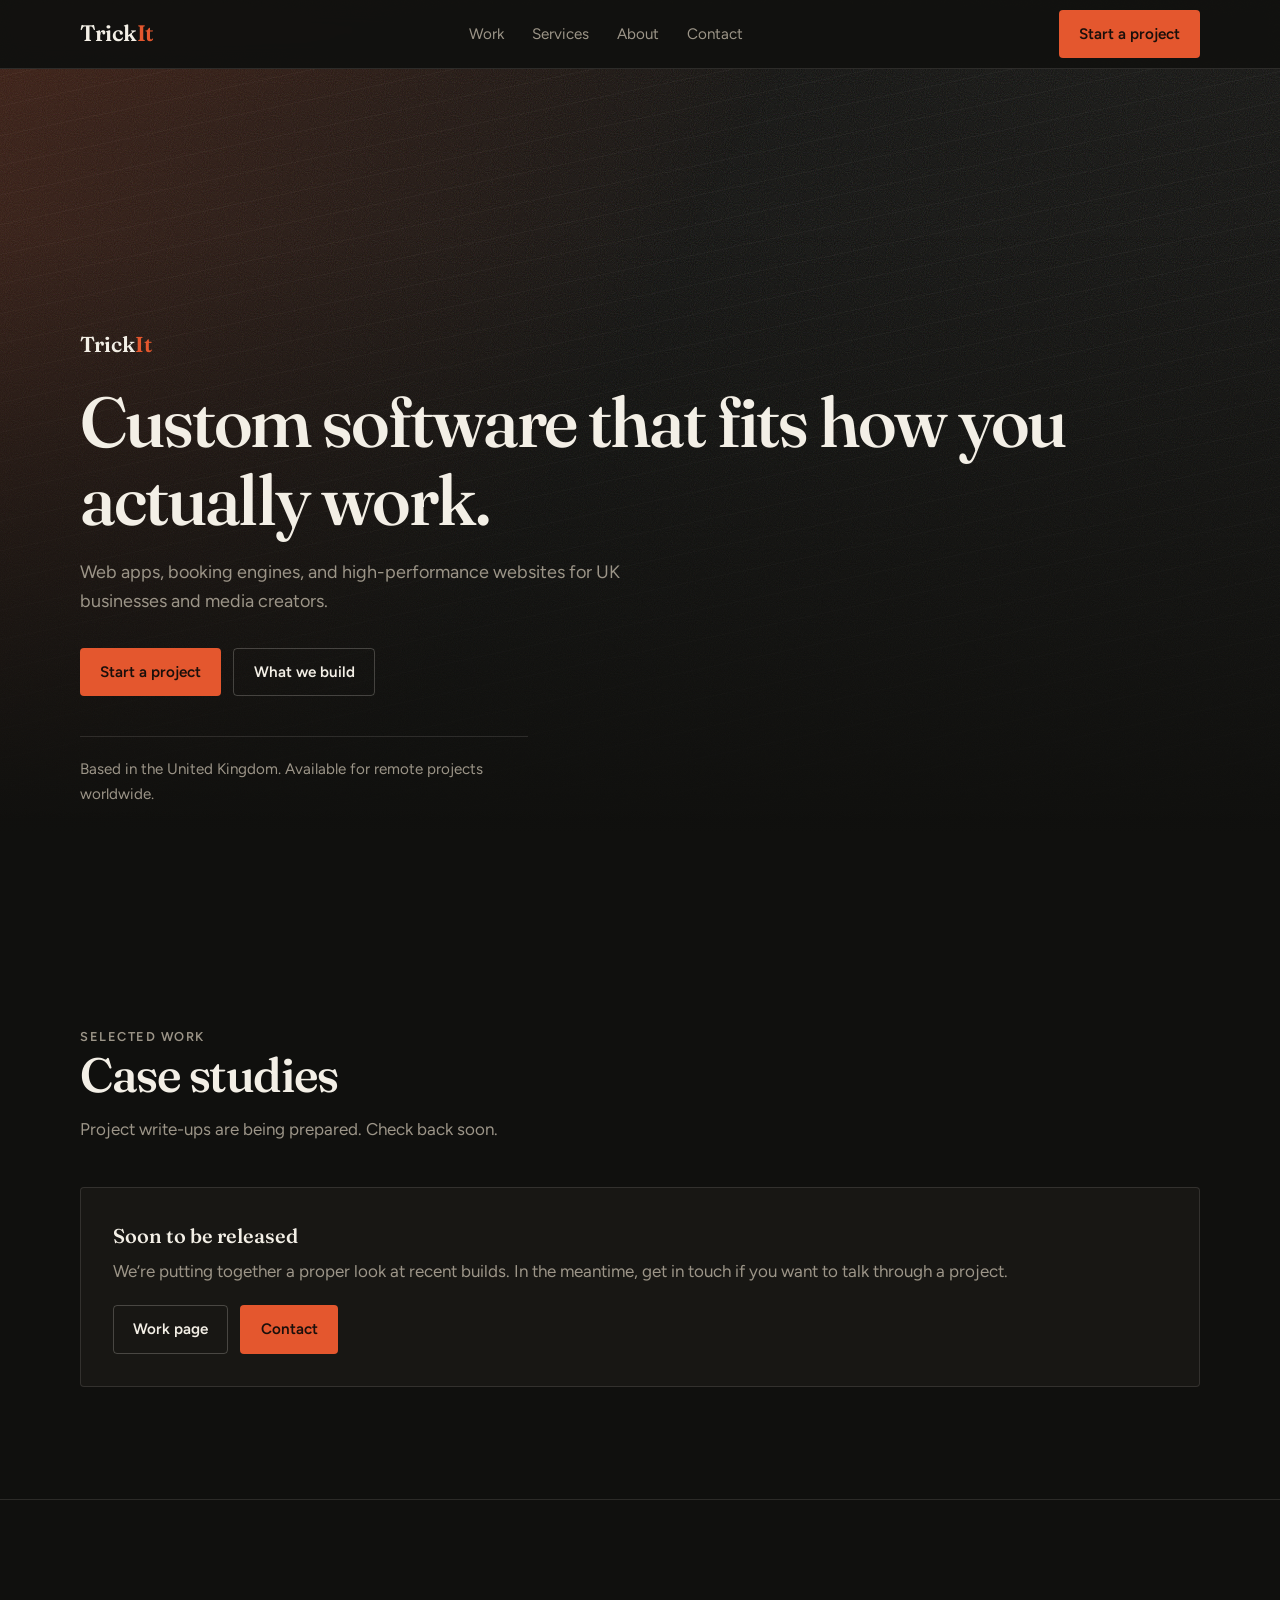
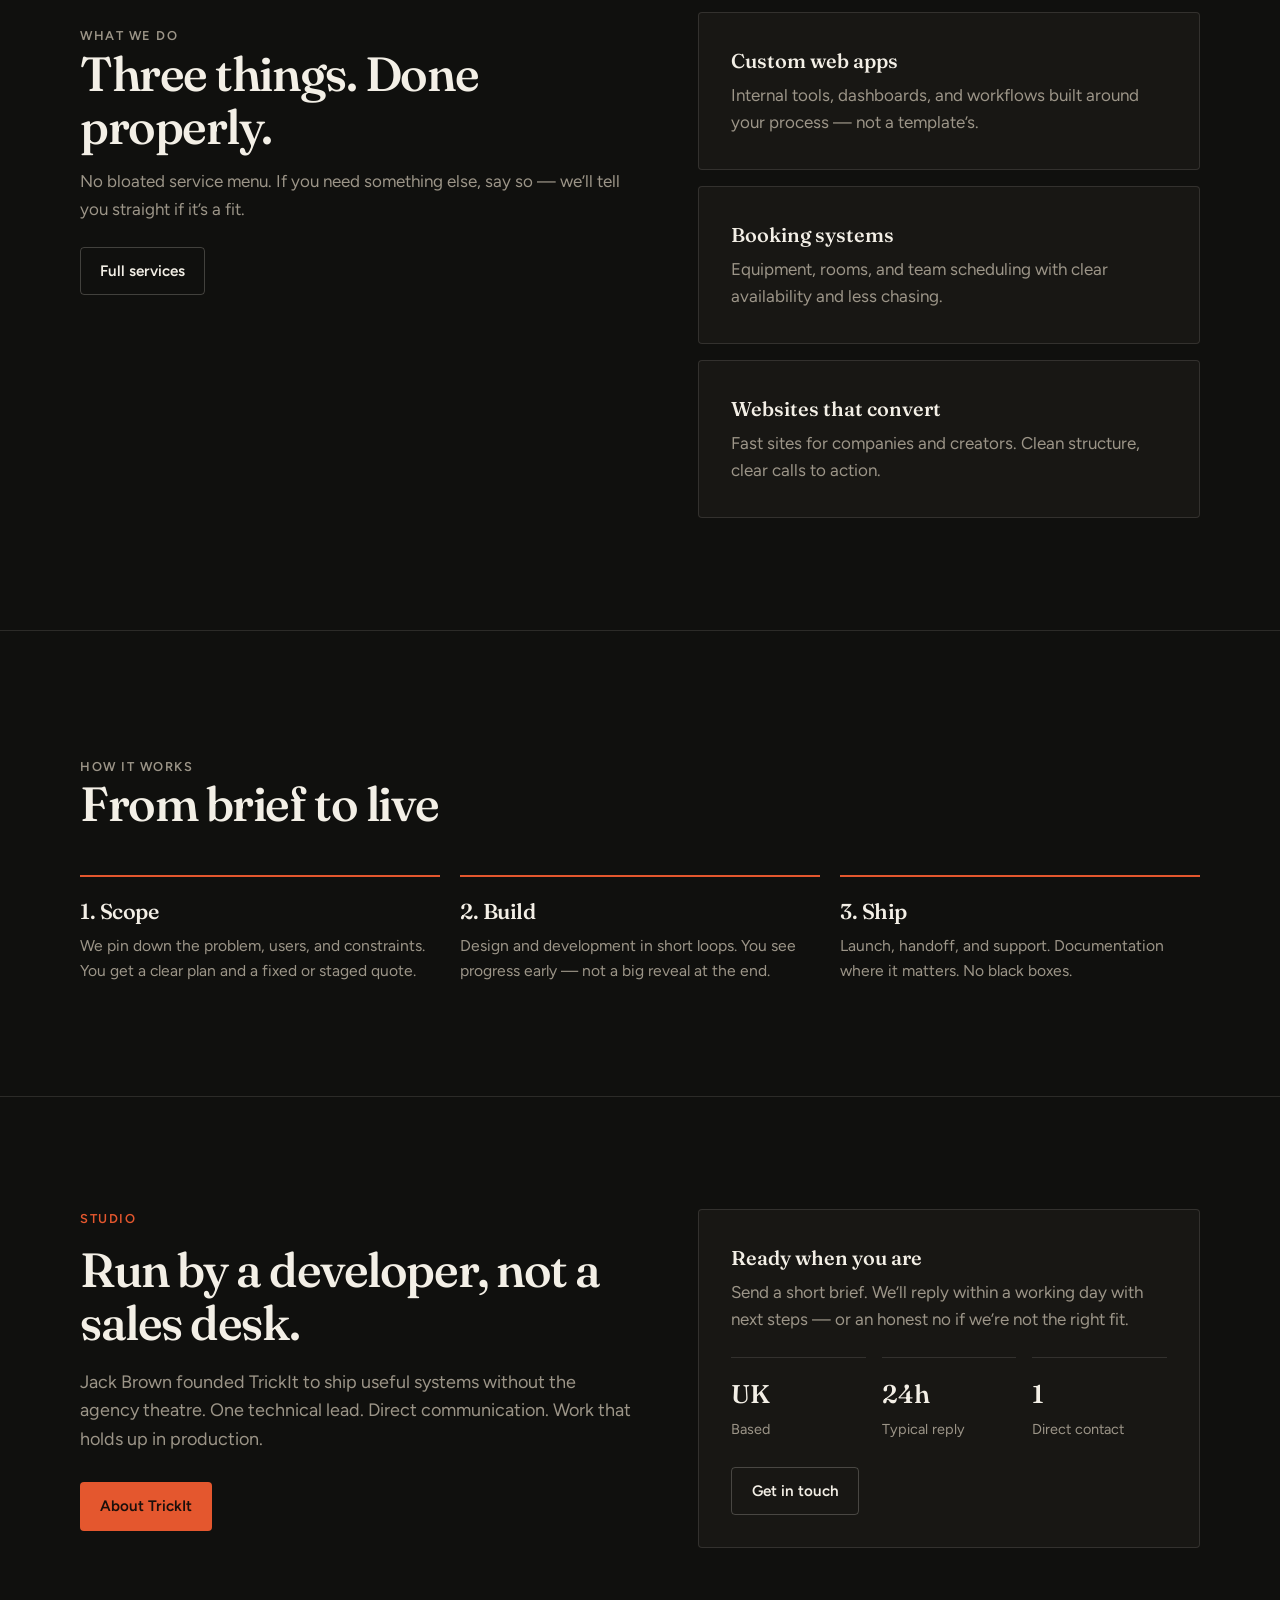
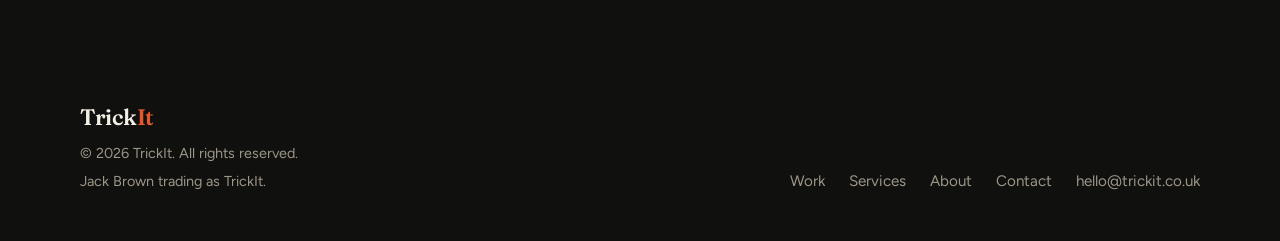
<file: index.html>
<!DOCTYPE html>
<html lang="en-GB">
<head>
  <meta charset="UTF-8" />
  <meta name="viewport" content="width=device-width, initial-scale=1.0" />
  <title>TrickIt — Web apps, booking systems & websites</title>
  <meta name="description" content="TrickIt is a UK studio building custom web apps, booking engines, and websites for businesses and creators." />
  <meta name="theme-color" content="#10100e" />
  <link rel="preconnect" href="https://fonts.googleapis.com" />
  <link rel="preconnect" href="https://fonts.gstatic.com" crossorigin />
  <link href="https://fonts.googleapis.com/css2?family=Figtree:wght@400;500;600;700&family=Fraunces:opsz,wght@9..144,500;9..144,600&display=swap" rel="stylesheet" />
  <link rel="stylesheet" href="css/styles.css" />
</head>
<body>
  <div class="site">
    <header class="site-header">
      <div class="container nav-row">
        <a class="logo" href="index.html">Trick<span>It</span></a>
        <nav class="nav-desktop" data-nav aria-label="Primary">
          <a href="work.html">Work</a>
          <a href="services.html">Services</a>
          <a href="about.html">About</a>
          <a href="contact.html">Contact</a>
        </nav>
        <div class="nav-actions">
          <a class="btn btn-primary" href="contact.html">Start a project</a>
          <button class="menu-toggle" type="button" data-menu-toggle aria-expanded="false" aria-controls="mobile-nav" aria-label="Open menu">
            <span></span>
          </button>
        </div>
      </div>
      <div class="container">
        <nav id="mobile-nav" class="nav-mobile" data-mobile-nav data-nav aria-label="Mobile">
          <a href="work.html">Work</a>
          <a href="services.html">Services</a>
          <a href="about.html">About</a>
          <a href="contact.html">Contact</a>
          <a class="btn btn-primary" href="contact.html">Start a project</a>
        </nav>
      </div>
    </header>

    <main>
      <section class="hero">
        <div class="hero-stage" aria-hidden="true"></div>
        <div class="hero-inner">
          <p class="brand-mark reveal">Trick<span>It</span></p>
          <h1 class="reveal reveal-delay-1">Custom software that fits how you actually work.</h1>
          <p class="lede reveal reveal-delay-2">
            Web apps, booking engines, and high-performance websites for UK businesses and media creators.
          </p>
          <div class="hero-actions reveal reveal-delay-2">
            <a class="btn btn-primary" href="contact.html">Start a project</a>
            <a class="btn btn-secondary" href="services.html">What we build</a>
          </div>
          <p class="hero-meta reveal">Based in the United Kingdom. Available for remote projects worldwide.</p>
        </div>
      </section>

      <section class="section">
        <div class="container">
          <div class="section-head reveal">
            <p class="eyebrow">Selected work</p>
            <h2>Case studies</h2>
            <p>Project write-ups are being prepared. Check back soon.</p>
          </div>

          <div class="panel reveal">
            <strong>Soon to be released</strong>
            <p>We’re putting together a proper look at recent builds. In the meantime, get in touch if you want to talk through a project.</p>
            <p style="margin-top:1.25rem">
              <a class="btn btn-secondary" href="work.html">Work page</a>
              <a class="btn btn-primary" href="contact.html" style="margin-left:0.5rem">Contact</a>
            </p>
          </div>
        </div>
      </section>

      <section class="section">
        <div class="container split split-2">
          <div class="section-head mt-0 reveal">
            <p class="eyebrow">What we do</p>
            <h2>Three things. Done properly.</h2>
            <p>No bloated service menu. If you need something else, say so — we’ll tell you straight if it’s a fit.</p>
            <p style="margin-top:1.5rem"><a class="btn btn-secondary" href="services.html">Full services</a></p>
          </div>
          <div class="stack reveal reveal-delay-1">
            <div class="panel">
              <strong>Custom web apps</strong>
              <p>Internal tools, dashboards, and workflows built around your process — not a template’s.</p>
            </div>
            <div class="panel">
              <strong>Booking systems</strong>
              <p>Equipment, rooms, and team scheduling with clear availability and less chasing.</p>
            </div>
            <div class="panel">
              <strong>Websites that convert</strong>
              <p>Fast sites for companies and creators. Clean structure, clear calls to action.</p>
            </div>
          </div>
        </div>
      </section>

      <section class="section">
        <div class="container">
          <div class="section-head reveal">
            <p class="eyebrow">How it works</p>
            <h2>From brief to live</h2>
          </div>
          <div class="process">
            <article class="reveal">
              <h3>1. Scope</h3>
              <p>We pin down the problem, users, and constraints. You get a clear plan and a fixed or staged quote.</p>
            </article>
            <article class="reveal reveal-delay-1">
              <h3>2. Build</h3>
              <p>Design and development in short loops. You see progress early — not a big reveal at the end.</p>
            </article>
            <article class="reveal reveal-delay-2">
              <h3>3. Ship</h3>
              <p>Launch, handoff, and support. Documentation where it matters. No black boxes.</p>
            </article>
          </div>
        </div>
      </section>

      <section class="section" style="border-bottom:none">
        <div class="container split split-2">
          <div class="reveal">
            <p class="eyebrow">Studio</p>
            <h2>Run by a developer, not a sales desk.</h2>
            <p class="lede">Jack Brown founded TrickIt to ship useful systems without the agency theatre. One technical lead. Direct communication. Work that holds up in production.</p>
            <p style="margin-top:1.75rem">
              <a class="btn btn-primary" href="about.html">About TrickIt</a>
            </p>
          </div>
          <div class="panel reveal reveal-delay-1">
            <strong>Ready when you are</strong>
            <p>Send a short brief. We’ll reply within a working day with next steps — or an honest no if we’re not the right fit.</p>
            <div class="stat-row">
              <div class="stat"><b>UK</b><span>Based</span></div>
              <div class="stat"><b>24h</b><span>Typical reply</span></div>
              <div class="stat"><b>1</b><span>Direct contact</span></div>
            </div>
            <p style="margin-top:1.5rem"><a class="btn btn-secondary" href="contact.html">Get in touch</a></p>
          </div>
        </div>
      </section>
    </main>

    <footer class="site-footer">
      <div class="container footer-row">
        <div>
          <a class="logo" href="index.html">Trick<span>It</span></a>
          <p class="footer-copy">© 2026 TrickIt. All rights reserved.</p>
          <p class="footer-copy">Jack Brown trading as TrickIt.</p>
        </div>
        <nav class="footer-links" aria-label="Footer">
          <a href="work.html">Work</a>
          <a href="services.html">Services</a>
          <a href="about.html">About</a>
          <a href="contact.html">Contact</a>
          <a href="mailto:hello@trickit.co.uk">hello@trickit.co.uk</a>
        </nav>
      </div>
    </footer>
  </div>
  <script src="js/main.js"></script>
</body>
</html>
</file>
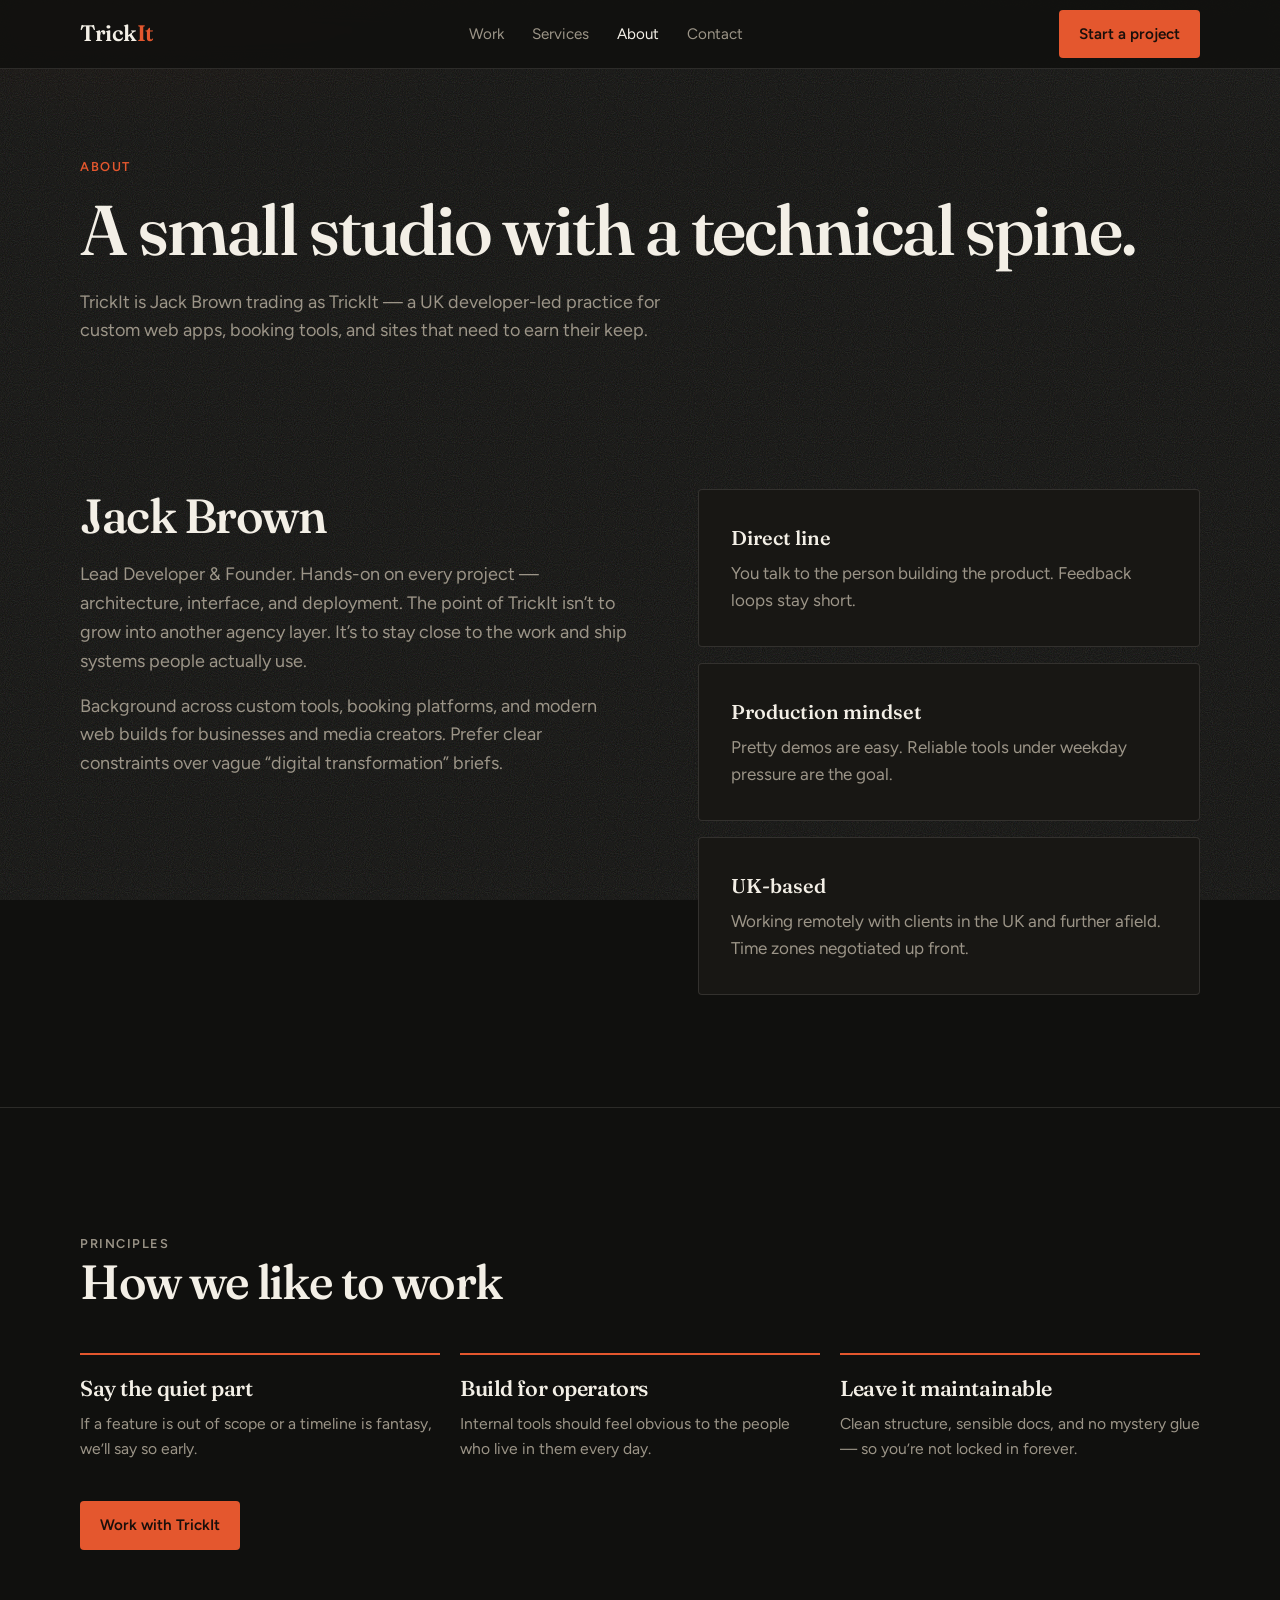
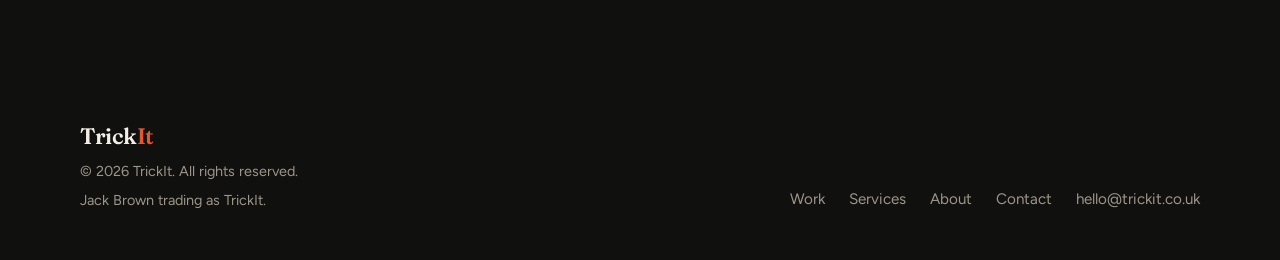
<file: about.html>
<!DOCTYPE html>
<html lang="en-GB">
<head>
  <meta charset="UTF-8" />
  <meta name="viewport" content="width=device-width, initial-scale=1.0" />
  <title>About — TrickIt</title>
  <meta name="description" content="About TrickIt and founder Jack Brown — UK-based lead developer building custom web systems." />
  <meta name="theme-color" content="#10100e" />
  <link rel="preconnect" href="https://fonts.googleapis.com" />
  <link rel="preconnect" href="https://fonts.gstatic.com" crossorigin />
  <link href="https://fonts.googleapis.com/css2?family=Figtree:wght@400;500;600;700&family=Fraunces:opsz,wght@9..144,500;9..144,600&display=swap" rel="stylesheet" />
  <link rel="stylesheet" href="css/styles.css" />
</head>
<body>
  <div class="site">
    <header class="site-header">
      <div class="container nav-row">
        <a class="logo" href="index.html">Trick<span>It</span></a>
        <nav class="nav-desktop" data-nav aria-label="Primary">
          <a href="work.html">Work</a>
          <a href="services.html">Services</a>
          <a href="about.html">About</a>
          <a href="contact.html">Contact</a>
        </nav>
        <div class="nav-actions">
          <a class="btn btn-primary" href="contact.html">Start a project</a>
          <button class="menu-toggle" type="button" data-menu-toggle aria-expanded="false" aria-controls="mobile-nav" aria-label="Open menu">
            <span></span>
          </button>
        </div>
      </div>
      <div class="container">
        <nav id="mobile-nav" class="nav-mobile" data-mobile-nav data-nav aria-label="Mobile">
          <a href="work.html">Work</a>
          <a href="services.html">Services</a>
          <a href="about.html">About</a>
          <a href="contact.html">Contact</a>
          <a class="btn btn-primary" href="contact.html">Start a project</a>
        </nav>
      </div>
    </header>

    <main>
      <section class="page-hero">
        <div class="container reveal">
          <p class="eyebrow">About</p>
          <h1>A small studio with a technical spine.</h1>
          <p class="lede">
            TrickIt is Jack Brown trading as TrickIt — a UK developer-led practice for custom web apps,
            booking tools, and sites that need to earn their keep.
          </p>
        </div>
      </section>

      <section class="section">
        <div class="container split split-2">
          <div class="reveal">
            <h2>Jack Brown</h2>
            <p class="lede" style="max-width:none">
              Lead Developer &amp; Founder. Hands-on on every project — architecture, interface, and deployment.
              The point of TrickIt isn’t to grow into another agency layer. It’s to stay close to the work
              and ship systems people actually use.
            </p>
            <p class="lede" style="max-width:none; margin-top:1rem">
              Background across custom tools, booking platforms, and modern web builds for businesses and media creators.
              Prefer clear constraints over vague “digital transformation” briefs.
            </p>
          </div>
          <div class="stack reveal reveal-delay-1">
            <div class="panel">
              <strong>Direct line</strong>
              <p>You talk to the person building the product. Feedback loops stay short.</p>
            </div>
            <div class="panel">
              <strong>Production mindset</strong>
              <p>Pretty demos are easy. Reliable tools under weekday pressure are the goal.</p>
            </div>
            <div class="panel">
              <strong>UK-based</strong>
              <p>Working remotely with clients in the UK and further afield. Time zones negotiated up front.</p>
            </div>
          </div>
        </div>
      </section>

      <section class="section" style="border-bottom:none">
        <div class="container reveal">
          <div class="section-head">
            <p class="eyebrow">Principles</p>
            <h2>How we like to work</h2>
          </div>
          <div class="process">
            <article>
              <h3>Say the quiet part</h3>
              <p>If a feature is out of scope or a timeline is fantasy, we’ll say so early.</p>
            </article>
            <article>
              <h3>Build for operators</h3>
              <p>Internal tools should feel obvious to the people who live in them every day.</p>
            </article>
            <article>
              <h3>Leave it maintainable</h3>
              <p>Clean structure, sensible docs, and no mystery glue — so you’re not locked in forever.</p>
            </article>
          </div>
          <p style="margin-top:2.5rem">
            <a class="btn btn-primary" href="contact.html">Work with TrickIt</a>
          </p>
        </div>
      </section>
    </main>

    <footer class="site-footer">
      <div class="container footer-row">
        <div>
          <a class="logo" href="index.html">Trick<span>It</span></a>
          <p class="footer-copy">© 2026 TrickIt. All rights reserved.</p>
          <p class="footer-copy">Jack Brown trading as TrickIt.</p>
        </div>
        <nav class="footer-links" aria-label="Footer">
          <a href="work.html">Work</a>
          <a href="services.html">Services</a>
          <a href="about.html">About</a>
          <a href="contact.html">Contact</a>
          <a href="mailto:hello@trickit.co.uk">hello@trickit.co.uk</a>
        </nav>
      </div>
    </footer>
  </div>
  <script src="js/main.js"></script>
</body>
</html>
</file>
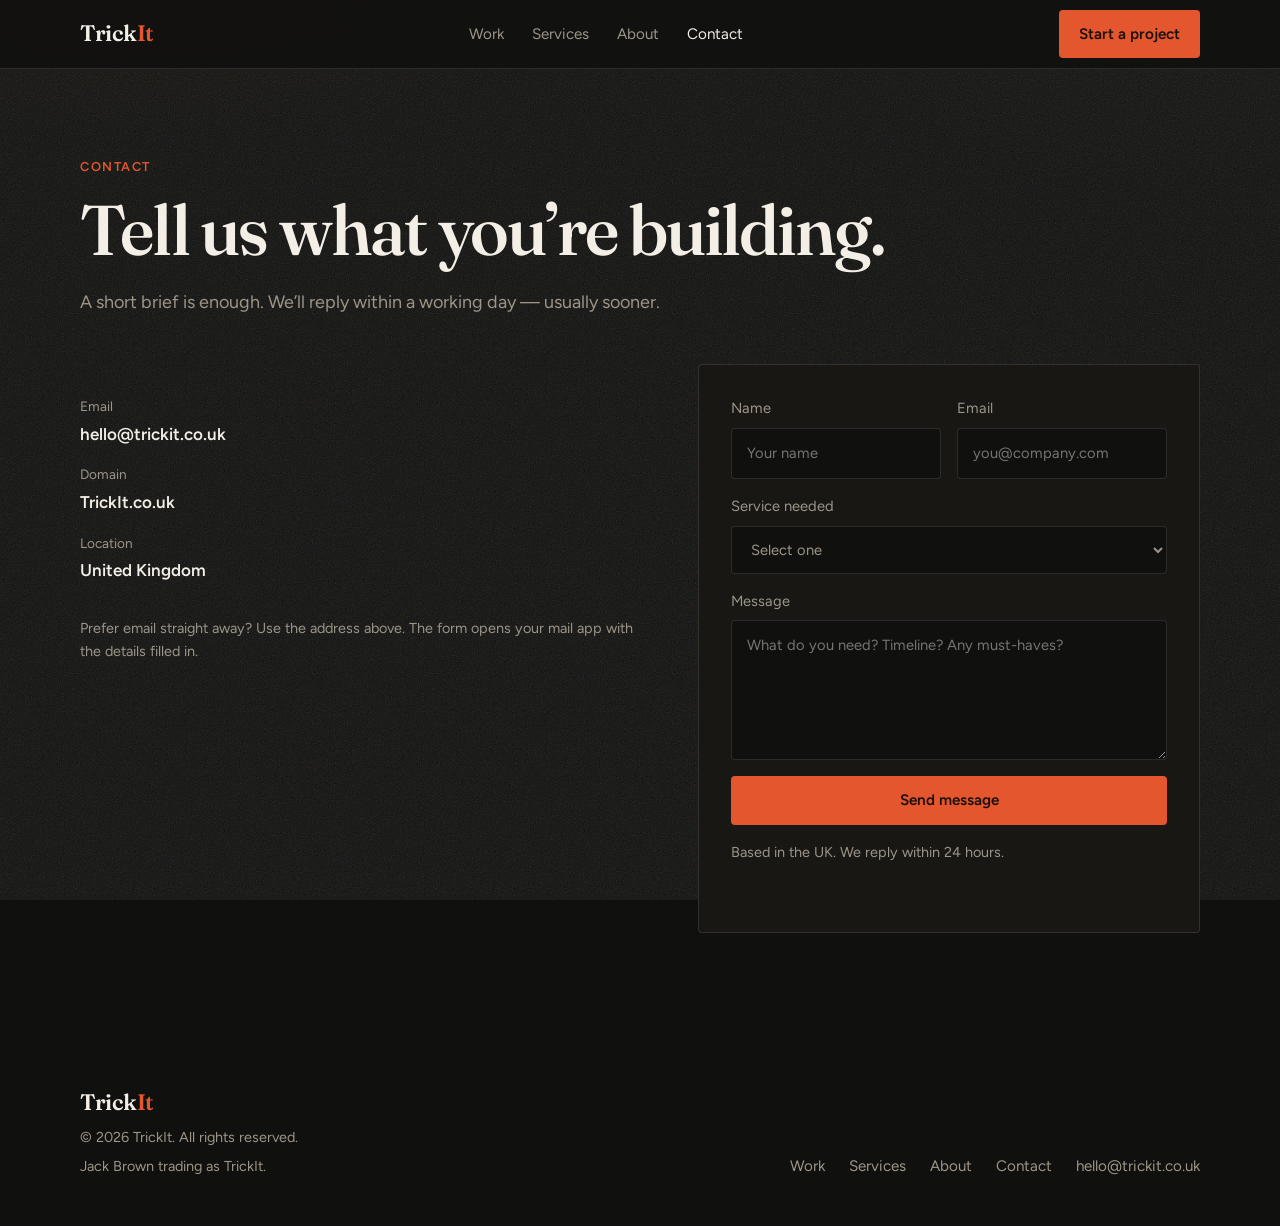
<file: contact.html>
<!DOCTYPE html>
<html lang="en-GB">
<head>
  <meta charset="UTF-8" />
  <meta name="viewport" content="width=device-width, initial-scale=1.0" />
  <title>Contact — TrickIt</title>
  <meta name="description" content="Contact TrickIt to start a web app, booking system, or website project. Based in the United Kingdom." />
  <meta name="theme-color" content="#10100e" />
  <link rel="preconnect" href="https://fonts.googleapis.com" />
  <link rel="preconnect" href="https://fonts.gstatic.com" crossorigin />
  <link href="https://fonts.googleapis.com/css2?family=Figtree:wght@400;500;600;700&family=Fraunces:opsz,wght@9..144,500;9..144,600&display=swap" rel="stylesheet" />
  <link rel="stylesheet" href="css/styles.css" />
</head>
<body>
  <div class="site">
    <header class="site-header">
      <div class="container nav-row">
        <a class="logo" href="index.html">Trick<span>It</span></a>
        <nav class="nav-desktop" data-nav aria-label="Primary">
          <a href="work.html">Work</a>
          <a href="services.html">Services</a>
          <a href="about.html">About</a>
          <a href="contact.html">Contact</a>
        </nav>
        <div class="nav-actions">
          <a class="btn btn-primary" href="contact.html">Start a project</a>
          <button class="menu-toggle" type="button" data-menu-toggle aria-expanded="false" aria-controls="mobile-nav" aria-label="Open menu">
            <span></span>
          </button>
        </div>
      </div>
      <div class="container">
        <nav id="mobile-nav" class="nav-mobile" data-mobile-nav data-nav aria-label="Mobile">
          <a href="work.html">Work</a>
          <a href="services.html">Services</a>
          <a href="about.html">About</a>
          <a href="contact.html">Contact</a>
          <a class="btn btn-primary" href="contact.html">Start a project</a>
        </nav>
      </div>
    </header>

    <main>
      <section class="page-hero">
        <div class="container reveal">
          <p class="eyebrow">Contact</p>
          <h1>Tell us what you’re building.</h1>
          <p class="lede">A short brief is enough. We’ll reply within a working day — usually sooner.</p>
        </div>
      </section>

      <section class="section" style="border-bottom:none; padding-top:1rem">
        <div class="container split split-2">
          <div class="reveal">
            <div class="contact-list">
              <a href="mailto:hello@trickit.co.uk">
                <span>Email</span>
                <strong>hello@trickit.co.uk</strong>
              </a>
              <p>
                <span>Domain</span>
                <strong>TrickIt.co.uk</strong>
              </p>
              <p>
                <span>Location</span>
                <strong>United Kingdom</strong>
              </p>
            </div>
            <p class="form-note" style="margin-top:2rem">
              Prefer email straight away? Use the address above. The form opens your mail app with the details filled in.
            </p>
          </div>

          <form class="form panel reveal reveal-delay-1" data-contact-form>
            <div class="form-row two">
              <label>
                Name
                <input type="text" name="name" required autocomplete="name" placeholder="Your name" />
              </label>
              <label>
                Email
                <input type="email" name="email" required autocomplete="email" placeholder="you@company.com" />
              </label>
            </div>
            <label>
              Service needed
              <select name="service" required>
                <option value="" disabled selected>Select one</option>
                <option value="Custom web development">Custom web development</option>
                <option value="Booking system">Booking system</option>
                <option value="Website / landing page">Website / landing page</option>
                <option value="Digital infrastructure">Digital infrastructure</option>
                <option value="Not sure yet">Not sure yet</option>
              </select>
            </label>
            <label>
              Message
              <textarea name="message" required placeholder="What do you need? Timeline? Any must-haves?"></textarea>
            </label>
            <div class="form-row" style="align-items:center">
              <button class="btn btn-primary" type="submit">Send message</button>
              <p class="form-note">Based in the UK. We reply within 24 hours.</p>
            </div>
            <p class="form-status" data-form-status aria-live="polite"></p>
          </form>
        </div>
      </section>
    </main>

    <footer class="site-footer">
      <div class="container footer-row">
        <div>
          <a class="logo" href="index.html">Trick<span>It</span></a>
          <p class="footer-copy">© 2026 TrickIt. All rights reserved.</p>
          <p class="footer-copy">Jack Brown trading as TrickIt.</p>
        </div>
        <nav class="footer-links" aria-label="Footer">
          <a href="work.html">Work</a>
          <a href="services.html">Services</a>
          <a href="about.html">About</a>
          <a href="contact.html">Contact</a>
          <a href="mailto:hello@trickit.co.uk">hello@trickit.co.uk</a>
        </nav>
      </div>
    </footer>
  </div>
  <script src="js/main.js"></script>
</body>
</html>
</file>
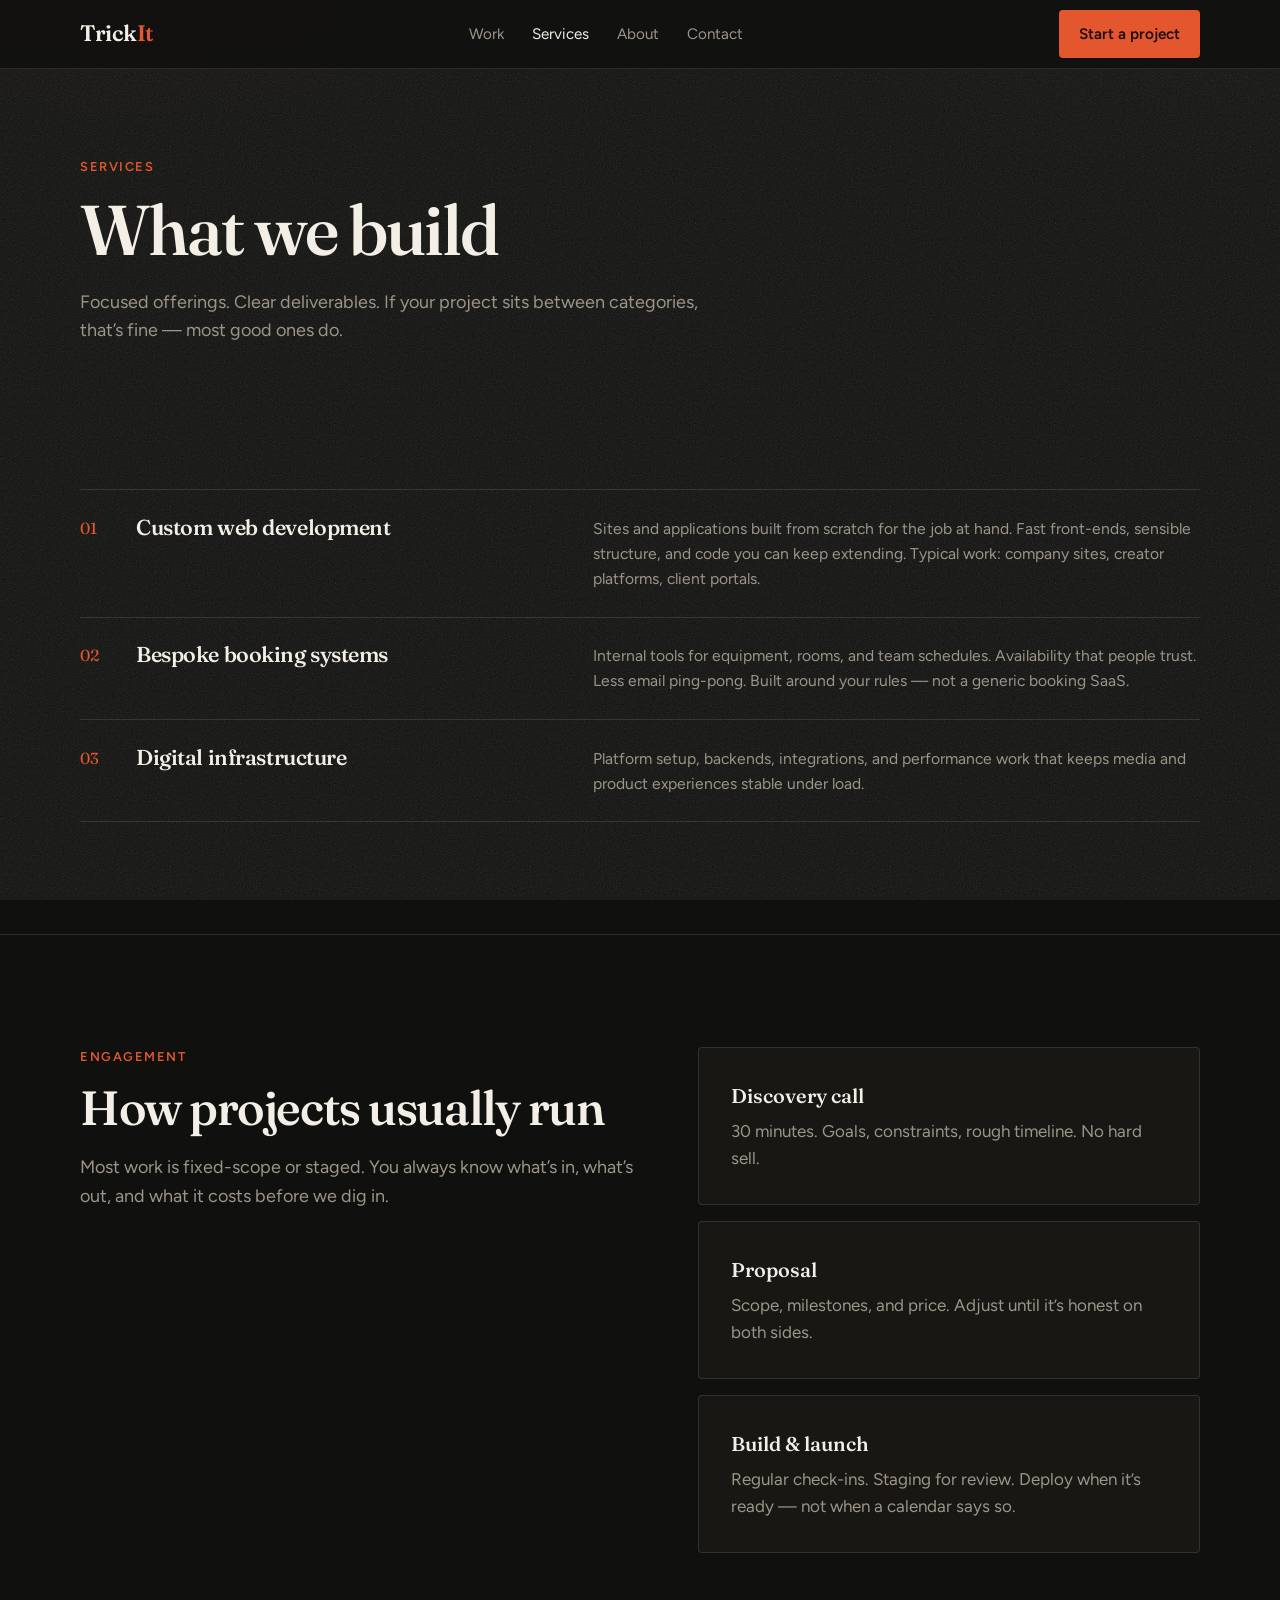
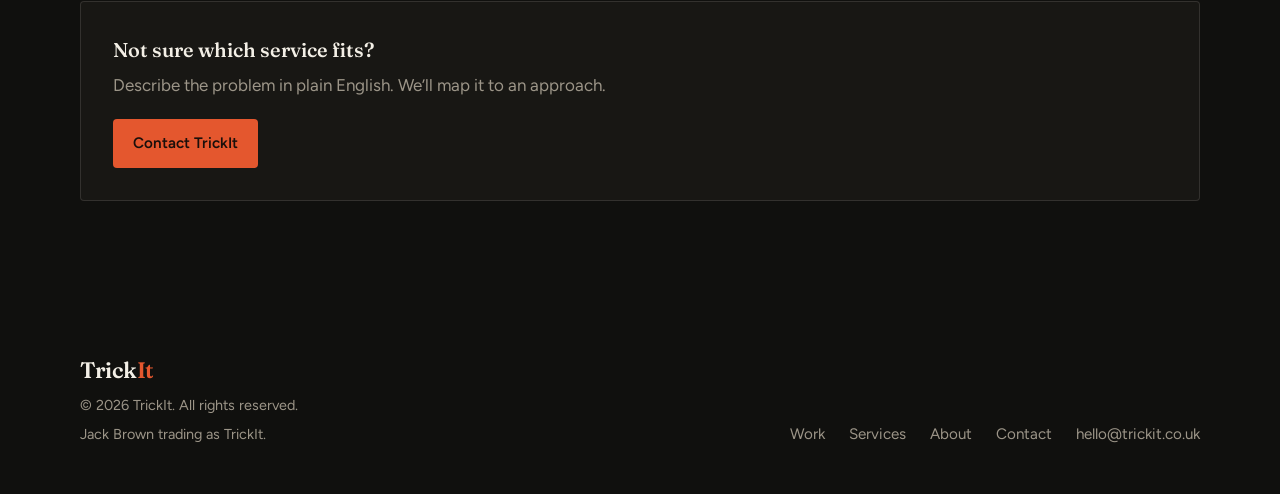
<file: services.html>
<!DOCTYPE html>
<html lang="en-GB">
<head>
  <meta charset="UTF-8" />
  <meta name="viewport" content="width=device-width, initial-scale=1.0" />
  <title>Services — TrickIt</title>
  <meta name="description" content="Custom web development, booking systems, and digital infrastructure from TrickIt." />
  <meta name="theme-color" content="#10100e" />
  <link rel="preconnect" href="https://fonts.googleapis.com" />
  <link rel="preconnect" href="https://fonts.gstatic.com" crossorigin />
  <link href="https://fonts.googleapis.com/css2?family=Figtree:wght@400;500;600;700&family=Fraunces:opsz,wght@9..144,500;9..144,600&display=swap" rel="stylesheet" />
  <link rel="stylesheet" href="css/styles.css" />
</head>
<body>
  <div class="site">
    <header class="site-header">
      <div class="container nav-row">
        <a class="logo" href="index.html">Trick<span>It</span></a>
        <nav class="nav-desktop" data-nav aria-label="Primary">
          <a href="work.html">Work</a>
          <a href="services.html">Services</a>
          <a href="about.html">About</a>
          <a href="contact.html">Contact</a>
        </nav>
        <div class="nav-actions">
          <a class="btn btn-primary" href="contact.html">Start a project</a>
          <button class="menu-toggle" type="button" data-menu-toggle aria-expanded="false" aria-controls="mobile-nav" aria-label="Open menu">
            <span></span>
          </button>
        </div>
      </div>
      <div class="container">
        <nav id="mobile-nav" class="nav-mobile" data-mobile-nav data-nav aria-label="Mobile">
          <a href="work.html">Work</a>
          <a href="services.html">Services</a>
          <a href="about.html">About</a>
          <a href="contact.html">Contact</a>
          <a class="btn btn-primary" href="contact.html">Start a project</a>
        </nav>
      </div>
    </header>

    <main>
      <section class="page-hero">
        <div class="container reveal">
          <p class="eyebrow">Services</p>
          <h1>What we build</h1>
          <p class="lede">Focused offerings. Clear deliverables. If your project sits between categories, that’s fine — most good ones do.</p>
        </div>
      </section>

      <section class="section">
        <div class="container">
          <div class="service-list">
            <article class="service-item reveal">
              <span class="index">01</span>
              <div>
                <h3>Custom web development</h3>
              </div>
              <p>
                Sites and applications built from scratch for the job at hand.
                Fast front-ends, sensible structure, and code you can keep extending.
                Typical work: company sites, creator platforms, client portals.
              </p>
            </article>
            <article class="service-item reveal">
              <span class="index">02</span>
              <div>
                <h3>Bespoke booking systems</h3>
              </div>
              <p>
                Internal tools for equipment, rooms, and team schedules.
                Availability that people trust. Less email ping-pong.
                Built around your rules — not a generic booking SaaS.
              </p>
            </article>
            <article class="service-item reveal">
              <span class="index">03</span>
              <div>
                <h3>Digital infrastructure</h3>
              </div>
              <p>
                Platform setup, backends, integrations, and performance work
                that keeps media and product experiences stable under load.
              </p>
            </article>
          </div>
        </div>
      </section>

      <section class="section" style="border-bottom:none">
        <div class="container split split-2">
          <div class="reveal">
            <p class="eyebrow">Engagement</p>
            <h2>How projects usually run</h2>
            <p class="lede">Most work is fixed-scope or staged. You always know what’s in, what’s out, and what it costs before we dig in.</p>
          </div>
          <div class="stack reveal reveal-delay-1">
            <div class="panel">
              <strong>Discovery call</strong>
              <p>30 minutes. Goals, constraints, rough timeline. No hard sell.</p>
            </div>
            <div class="panel">
              <strong>Proposal</strong>
              <p>Scope, milestones, and price. Adjust until it’s honest on both sides.</p>
            </div>
            <div class="panel">
              <strong>Build &amp; launch</strong>
              <p>Regular check-ins. Staging for review. Deploy when it’s ready — not when a calendar says so.</p>
            </div>
          </div>
        </div>

        <div class="container" style="margin-top:3rem">
          <div class="panel reveal">
            <strong>Not sure which service fits?</strong>
            <p>Describe the problem in plain English. We’ll map it to an approach.</p>
            <p style="margin-top:1.25rem"><a class="btn btn-primary" href="contact.html">Contact TrickIt</a></p>
          </div>
        </div>
      </section>
    </main>

    <footer class="site-footer">
      <div class="container footer-row">
        <div>
          <a class="logo" href="index.html">Trick<span>It</span></a>
          <p class="footer-copy">© 2026 TrickIt. All rights reserved.</p>
          <p class="footer-copy">Jack Brown trading as TrickIt.</p>
        </div>
        <nav class="footer-links" aria-label="Footer">
          <a href="work.html">Work</a>
          <a href="services.html">Services</a>
          <a href="about.html">About</a>
          <a href="contact.html">Contact</a>
          <a href="mailto:hello@trickit.co.uk">hello@trickit.co.uk</a>
        </nav>
      </div>
    </footer>
  </div>
  <script src="js/main.js"></script>
</body>
</html>
</file>
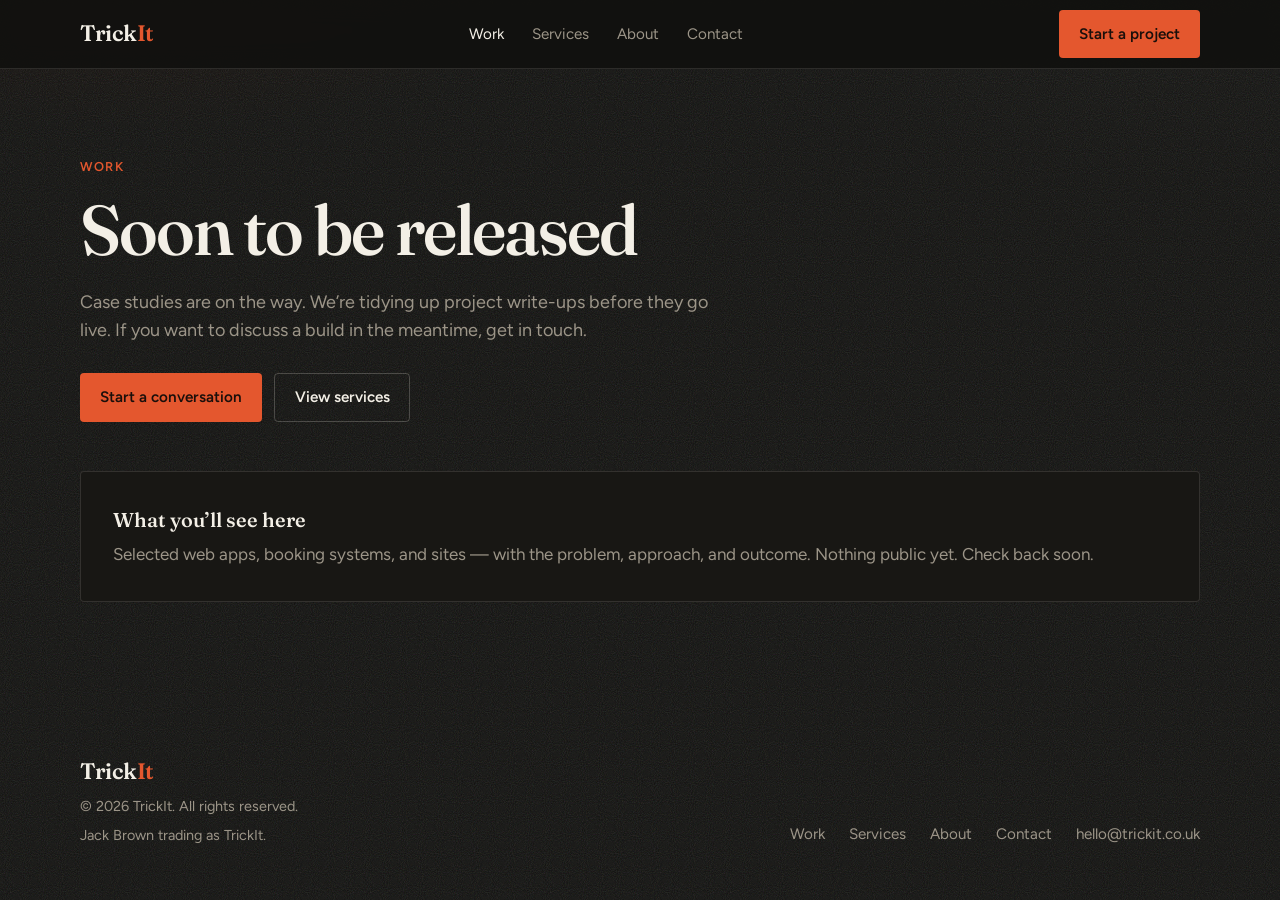
<file: work.html>
<!DOCTYPE html>
<html lang="en-GB">
<head>
  <meta charset="UTF-8" />
  <meta name="viewport" content="width=device-width, initial-scale=1.0" />
  <title>Work — TrickIt</title>
  <meta name="description" content="TrickIt case studies — soon to be released." />
  <meta name="theme-color" content="#10100e" />
  <link rel="preconnect" href="https://fonts.googleapis.com" />
  <link rel="preconnect" href="https://fonts.gstatic.com" crossorigin />
  <link href="https://fonts.googleapis.com/css2?family=Figtree:wght@400;500;600;700&family=Fraunces:opsz,wght@9..144,500;9..144,600&display=swap" rel="stylesheet" />
  <link rel="stylesheet" href="css/styles.css" />
</head>
<body>
  <div class="site">
    <header class="site-header">
      <div class="container nav-row">
        <a class="logo" href="index.html">Trick<span>It</span></a>
        <nav class="nav-desktop" data-nav aria-label="Primary">
          <a href="work.html">Work</a>
          <a href="services.html">Services</a>
          <a href="about.html">About</a>
          <a href="contact.html">Contact</a>
        </nav>
        <div class="nav-actions">
          <a class="btn btn-primary" href="contact.html">Start a project</a>
          <button class="menu-toggle" type="button" data-menu-toggle aria-expanded="false" aria-controls="mobile-nav" aria-label="Open menu">
            <span></span>
          </button>
        </div>
      </div>
      <div class="container">
        <nav id="mobile-nav" class="nav-mobile" data-mobile-nav data-nav aria-label="Mobile">
          <a href="work.html">Work</a>
          <a href="services.html">Services</a>
          <a href="about.html">About</a>
          <a href="contact.html">Contact</a>
          <a class="btn btn-primary" href="contact.html">Start a project</a>
        </nav>
      </div>
    </header>

    <main>
      <section class="page-hero">
        <div class="container reveal">
          <p class="eyebrow">Work</p>
          <h1>Soon to be released</h1>
          <p class="lede">
            Case studies are on the way. We’re tidying up project write-ups before they go live.
            If you want to discuss a build in the meantime, get in touch.
          </p>
          <p style="margin-top:1.75rem">
            <a class="btn btn-primary" href="contact.html">Start a conversation</a>
            <a class="btn btn-secondary" href="services.html" style="margin-left:0.5rem">View services</a>
          </p>
        </div>
      </section>

      <section class="section" style="border-bottom:none; padding-top:0">
        <div class="container">
          <div class="panel reveal">
            <strong>What you’ll see here</strong>
            <p>
              Selected web apps, booking systems, and sites — with the problem, approach, and outcome.
              Nothing public yet. Check back soon.
            </p>
          </div>
        </div>
      </section>
    </main>

    <footer class="site-footer">
      <div class="container footer-row">
        <div>
          <a class="logo" href="index.html">Trick<span>It</span></a>
          <p class="footer-copy">© 2026 TrickIt. All rights reserved.</p>
          <p class="footer-copy">Jack Brown trading as TrickIt.</p>
        </div>
        <nav class="footer-links" aria-label="Footer">
          <a href="work.html">Work</a>
          <a href="services.html">Services</a>
          <a href="about.html">About</a>
          <a href="contact.html">Contact</a>
          <a href="mailto:hello@trickit.co.uk">hello@trickit.co.uk</a>
        </nav>
      </div>
    </footer>
  </div>
  <script src="js/main.js"></script>
</body>
</html>
</file>
<file: css/styles.css>
/* TrickIt — studio site */

:root {
  --bg: #10100e;
  --bg-elevated: #181714;
  --bg-soft: #1e1c18;
  --text: #f3efe6;
  --muted: #9c9588;
  --line: rgba(243, 239, 230, 0.12);
  --line-strong: rgba(243, 239, 230, 0.22);
  --accent: #e4572e;
  --accent-soft: rgba(228, 87, 46, 0.14);
  --accent-ink: #1a0f0b;
  --max: 1120px;
  --radius: 4px;
  --font-display: "Fraunces", Georgia, serif;
  --font-body: "Figtree", system-ui, sans-serif;
}

*,
*::before,
*::after {
  box-sizing: border-box;
}

html {
  scroll-behavior: smooth;
}

body {
  margin: 0;
  min-height: 100vh;
  background: var(--bg);
  color: var(--text);
  font-family: var(--font-body);
  font-size: 1.0625rem;
  line-height: 1.6;
  -webkit-font-smoothing: antialiased;
}

body::before {
  content: "";
  position: fixed;
  inset: 0;
  pointer-events: none;
  z-index: 0;
  opacity: 0.35;
  background:
    radial-gradient(ellipse 70% 45% at 10% -10%, rgba(228, 87, 46, 0.16), transparent 55%),
    radial-gradient(ellipse 50% 40% at 90% 0%, rgba(243, 239, 230, 0.05), transparent 50%),
    url("data:image/svg+xml,%3Csvg viewBox='0 0 200 200' xmlns='http://www.w3.org/2000/svg'%3E%3Cfilter id='n'%3E%3CfeTurbulence type='fractalNoise' baseFrequency='0.85' numOctaves='2' stitchTiles='stitch'/%3E%3C/filter%3E%3Crect width='100%25' height='100%25' filter='url(%23n)' opacity='0.45'/%3E%3C/svg%3E");
  background-size: auto, auto, 180px 180px;
}

img {
  max-width: 100%;
  display: block;
}

a {
  color: inherit;
  text-decoration: none;
}

button,
input,
select,
textarea {
  font: inherit;
  color: inherit;
}

.site {
  position: relative;
  z-index: 1;
}

.container {
  width: min(100% - 2.5rem, var(--max));
  margin-inline: auto;
}

/* Header */
.site-header {
  position: sticky;
  top: 0;
  z-index: 50;
  border-bottom: 1px solid var(--line);
  background: rgba(16, 16, 14, 0.88);
  backdrop-filter: blur(12px);
}

.nav-row {
  display: flex;
  align-items: center;
  justify-content: space-between;
  min-height: 4.25rem;
  gap: 1rem;
}

.logo {
  font-family: var(--font-display);
  font-size: 1.4rem;
  font-weight: 600;
  letter-spacing: -0.02em;
}

.logo span {
  color: var(--accent);
}

.nav-desktop {
  display: none;
  align-items: center;
  gap: 1.75rem;
}

.nav-desktop a {
  font-size: 0.95rem;
  color: var(--muted);
  transition: color 0.2s ease;
}

.nav-desktop a:hover,
.nav-desktop a[aria-current="page"] {
  color: var(--text);
}

.nav-actions {
  display: flex;
  align-items: center;
  gap: 0.75rem;
}

.menu-toggle {
  display: inline-flex;
  align-items: center;
  justify-content: center;
  width: 2.5rem;
  height: 2.5rem;
  border: 1px solid var(--line);
  border-radius: var(--radius);
  background: transparent;
  cursor: pointer;
}

.menu-toggle span,
.menu-toggle span::before,
.menu-toggle span::after {
  display: block;
  width: 1rem;
  height: 1.5px;
  background: var(--text);
  position: relative;
  transition: transform 0.2s ease, opacity 0.2s ease;
}

.menu-toggle span::before,
.menu-toggle span::after {
  content: "";
  position: absolute;
  left: 0;
}

.menu-toggle span::before { top: -5px; }
.menu-toggle span::after { top: 5px; }

.menu-toggle[aria-expanded="true"] span {
  background: transparent;
}

.menu-toggle[aria-expanded="true"] span::before {
  top: 0;
  transform: rotate(45deg);
}

.menu-toggle[aria-expanded="true"] span::after {
  top: 0;
  transform: rotate(-45deg);
}

.nav-mobile {
  display: none;
  border-top: 1px solid var(--line);
  padding: 0.75rem 0 1.25rem;
}

.nav-mobile.open {
  display: block;
}

.nav-mobile a {
  display: block;
  padding: 0.75rem 0;
  color: var(--muted);
  border-bottom: 1px solid var(--line);
}

.nav-mobile a:hover,
.nav-mobile a[aria-current="page"] {
  color: var(--text);
}

.nav-mobile .btn {
  margin-top: 1rem;
  width: 100%;
}

.nav-actions .btn {
  display: none;
}

@media (min-width: 860px) {
  .nav-desktop { display: flex; }
  .menu-toggle { display: none; }
  .nav-actions .btn { display: inline-flex; }
  .nav-mobile,
  .nav-mobile.open { display: none; }
}

/* Buttons */
.btn {
  display: inline-flex;
  align-items: center;
  justify-content: center;
  gap: 0.5rem;
  min-height: 2.75rem;
  padding: 0.7rem 1.2rem;
  border-radius: var(--radius);
  border: 1px solid transparent;
  font-size: 0.95rem;
  font-weight: 600;
  cursor: pointer;
  transition: background 0.2s ease, color 0.2s ease, border-color 0.2s ease, transform 0.2s ease;
}

.btn:hover {
  transform: translateY(-1px);
}

.btn-primary {
  background: var(--accent);
  color: var(--accent-ink);
}

.btn-primary:hover {
  background: #f06a42;
}

.btn-secondary {
  background: transparent;
  border-color: var(--line-strong);
  color: var(--text);
}

.btn-secondary:hover {
  border-color: var(--text);
  background: rgba(243, 239, 230, 0.04);
}

.btn-ghost {
  background: transparent;
  color: var(--muted);
  padding-inline: 0.4rem;
}

.btn-ghost:hover {
  color: var(--text);
}

/* Typography */
.eyebrow {
  margin: 0 0 0.85rem;
  font-size: 0.8rem;
  font-weight: 600;
  letter-spacing: 0.12em;
  text-transform: uppercase;
  color: var(--accent);
}

h1, h2, h3, .display {
  font-family: var(--font-display);
  font-weight: 550;
  letter-spacing: -0.03em;
  line-height: 1.12;
  margin: 0;
}

h1, .display {
  font-size: clamp(2.6rem, 6vw, 4.4rem);
}

h2 {
  font-size: clamp(2rem, 4vw, 3rem);
}

h3 {
  font-size: 1.35rem;
  letter-spacing: -0.02em;
}

.lede {
  margin: 1.1rem 0 0;
  max-width: 36rem;
  color: var(--muted);
  font-size: 1.125rem;
}

.section {
  padding: clamp(4.5rem, 10vw, 7rem) 0;
  border-bottom: 1px solid var(--line);
}

.section-head {
  max-width: 36rem;
  margin-bottom: 2.75rem;
}

.section-head p {
  margin: 0.9rem 0 0;
  color: var(--muted);
}

/* Hero */
.hero {
  position: relative;
  min-height: calc(100vh - 4.25rem);
  display: flex;
  align-items: flex-end;
  padding: clamp(4rem, 12vw, 7rem) 0 clamp(3.5rem, 8vw, 5rem);
  overflow: hidden;
}

.hero-stage {
  position: absolute;
  inset: 0;
  background:
    linear-gradient(180deg, transparent 20%, var(--bg) 92%),
    linear-gradient(120deg, rgba(228, 87, 46, 0.18), transparent 45%),
    repeating-linear-gradient(
      -12deg,
      transparent,
      transparent 28px,
      rgba(243, 239, 230, 0.03) 28px,
      rgba(243, 239, 230, 0.03) 29px
    );
}

.hero-inner {
  position: relative;
  width: min(100% - 2.5rem, var(--max));
  margin-inline: auto;
}

.hero .brand-mark {
  font-family: var(--font-display);
  font-size: clamp(1.1rem, 2vw, 1.35rem);
  font-weight: 600;
  margin-bottom: 1.25rem;
}

.hero .brand-mark span {
  color: var(--accent);
}

.hero-actions {
  display: flex;
  flex-wrap: wrap;
  gap: 0.75rem;
  margin-top: 2rem;
}

.hero-meta {
  margin-top: 2.5rem;
  padding-top: 1.25rem;
  border-top: 1px solid var(--line);
  color: var(--muted);
  font-size: 0.95rem;
  max-width: 28rem;
}

/* Reveal motion */
.reveal {
  opacity: 0;
  transform: translateY(18px);
  transition: opacity 0.7s ease, transform 0.7s ease;
}

.reveal.visible {
  opacity: 1;
  transform: none;
}

.reveal-delay-1 { transition-delay: 0.1s; }
.reveal-delay-2 { transition-delay: 0.2s; }

/* Split / grids */
.split {
  display: grid;
  gap: 2.5rem;
}

@media (min-width: 860px) {
  .split-2 {
    grid-template-columns: 1.05fr 0.95fr;
    gap: 4rem;
    align-items: start;
  }
}

.stack {
  display: grid;
  gap: 1rem;
}

.work-list,
.service-list {
  display: grid;
  gap: 0;
  border-top: 1px solid var(--line);
}

.work-item,
.service-item {
  display: grid;
  gap: 0.75rem;
  padding: 1.6rem 0;
  border-bottom: 1px solid var(--line);
  transition: background 0.2s ease;
}

.work-item:hover,
.service-item:hover {
  background: rgba(243, 239, 230, 0.02);
}

@media (min-width: 720px) {
  .work-item {
    grid-template-columns: 1.1fr 1.4fr auto;
    align-items: baseline;
    gap: 1.5rem;
  }

  .service-item {
    grid-template-columns: 2rem 1fr 1.4fr;
    align-items: start;
    gap: 1.5rem;
  }
}

.work-item h3,
.service-item h3 {
  margin: 0;
}

.work-item p,
.service-item p {
  margin: 0;
  color: var(--muted);
  font-size: 0.98rem;
}

.tag {
  display: inline-block;
  font-size: 0.8rem;
  color: var(--muted);
}

.work-link {
  font-size: 0.9rem;
  font-weight: 600;
  color: var(--accent);
  white-space: nowrap;
}

.index {
  font-family: var(--font-display);
  color: var(--accent);
  font-size: 1rem;
}

/* Panels */
.panel {
  background: var(--bg-elevated);
  border: 1px solid var(--line);
  border-radius: var(--radius);
  padding: clamp(1.4rem, 3vw, 2rem);
}

.panel strong {
  display: block;
  font-family: var(--font-display);
  font-size: 1.25rem;
  font-weight: 550;
  margin-bottom: 0.35rem;
}

.panel p {
  margin: 0;
  color: var(--muted);
}

.stat-row {
  display: grid;
  gap: 1rem;
  margin-top: 1.5rem;
}

@media (min-width: 640px) {
  .stat-row {
    grid-template-columns: repeat(3, 1fr);
  }
}

.stat {
  padding-top: 1rem;
  border-top: 1px solid var(--line);
}

.stat b {
  display: block;
  font-family: var(--font-display);
  font-size: 1.6rem;
  font-weight: 550;
}

.stat span {
  color: var(--muted);
  font-size: 0.9rem;
}

/* Process */
.process {
  display: grid;
  gap: 1.25rem;
}

@media (min-width: 800px) {
  .process {
    grid-template-columns: repeat(3, 1fr);
  }
}

.process article {
  padding: 1.4rem 0 0;
  border-top: 2px solid var(--accent);
}

.process h3 {
  margin: 0 0 0.6rem;
}

.process p {
  margin: 0;
  color: var(--muted);
  font-size: 0.98rem;
}

/* Case study detail blocks */
.case-grid {
  display: grid;
  gap: 1.25rem;
}

@media (min-width: 860px) {
  .case-grid {
    grid-template-columns: repeat(2, 1fr);
  }

  .case-grid .wide {
    grid-column: 1 / -1;
  }
}

.case-card {
  display: flex;
  flex-direction: column;
  min-height: 100%;
  padding: 1.6rem;
  border: 1px solid var(--line);
  border-radius: var(--radius);
  background: var(--bg-elevated);
  transition: border-color 0.2s ease, transform 0.2s ease;
}

.case-card:hover {
  border-color: var(--line-strong);
  transform: translateY(-2px);
}

.case-card .tag {
  margin-bottom: 1.25rem;
}

.case-card h3 {
  margin-bottom: 0.5rem;
}

.case-card p {
  margin: 0;
  color: var(--muted);
  flex: 1;
}

.case-card .meta {
  margin-top: 1.4rem;
  padding-top: 1rem;
  border-top: 1px solid var(--line);
  display: flex;
  justify-content: space-between;
  gap: 1rem;
  font-size: 0.9rem;
  color: var(--muted);
}

.case-card .meta a {
  color: var(--accent);
  font-weight: 600;
}

/* Forms */
.form {
  display: grid;
  gap: 1rem;
}

.form-row {
  display: grid;
  gap: 1rem;
}

@media (min-width: 640px) {
  .form-row.two {
    grid-template-columns: 1fr 1fr;
  }
}

label {
  display: grid;
  gap: 0.45rem;
  font-size: 0.92rem;
  color: var(--muted);
}

input,
select,
textarea {
  width: 100%;
  border: 1px solid var(--line);
  border-radius: var(--radius);
  background: var(--bg);
  padding: 0.8rem 0.9rem;
  outline: none;
  transition: border-color 0.2s ease;
}

input:focus,
select:focus,
textarea:focus {
  border-color: var(--accent);
}

textarea {
  min-height: 140px;
  resize: vertical;
}

.form-note {
  margin: 0;
  color: var(--muted);
  font-size: 0.9rem;
}

.form-status {
  min-height: 1.25rem;
  margin: 0;
  font-size: 0.9rem;
}

.form-status.ok { color: #b7d4a8; }
.form-status.err { color: #e89a8a; }

.contact-list {
  display: grid;
  gap: 1rem;
  margin-top: 2rem;
}

.contact-list a,
.contact-list p {
  margin: 0;
  display: flex;
  flex-direction: column;
  gap: 0.2rem;
}

.contact-list span {
  color: var(--muted);
  font-size: 0.85rem;
}

.contact-list strong {
  font-weight: 600;
}

/* Page hero (inner pages) */
.page-hero {
  padding: clamp(3.5rem, 8vw, 5.5rem) 0 2rem;
}

.page-hero .lede {
  max-width: 40rem;
}

/* Footer */
.site-footer {
  padding: 2.5rem 0 3rem;
}

.footer-row {
  display: flex;
  flex-direction: column;
  gap: 1.25rem;
}

@media (min-width: 720px) {
  .footer-row {
    flex-direction: row;
    justify-content: space-between;
    align-items: end;
  }
}

.footer-links {
  display: flex;
  flex-wrap: wrap;
  gap: 1rem 1.5rem;
}

.footer-links a {
  color: var(--muted);
  font-size: 0.95rem;
}

.footer-links a:hover {
  color: var(--text);
}

.footer-copy {
  margin: 0.35rem 0 0;
  color: var(--muted);
  font-size: 0.9rem;
}

/* Utilities */
.mt-0 { margin-top: 0; }
.sr-only {
  position: absolute;
  width: 1px;
  height: 1px;
  padding: 0;
  margin: -1px;
  overflow: hidden;
  clip: rect(0, 0, 0, 0);
  border: 0;
}
</file>
